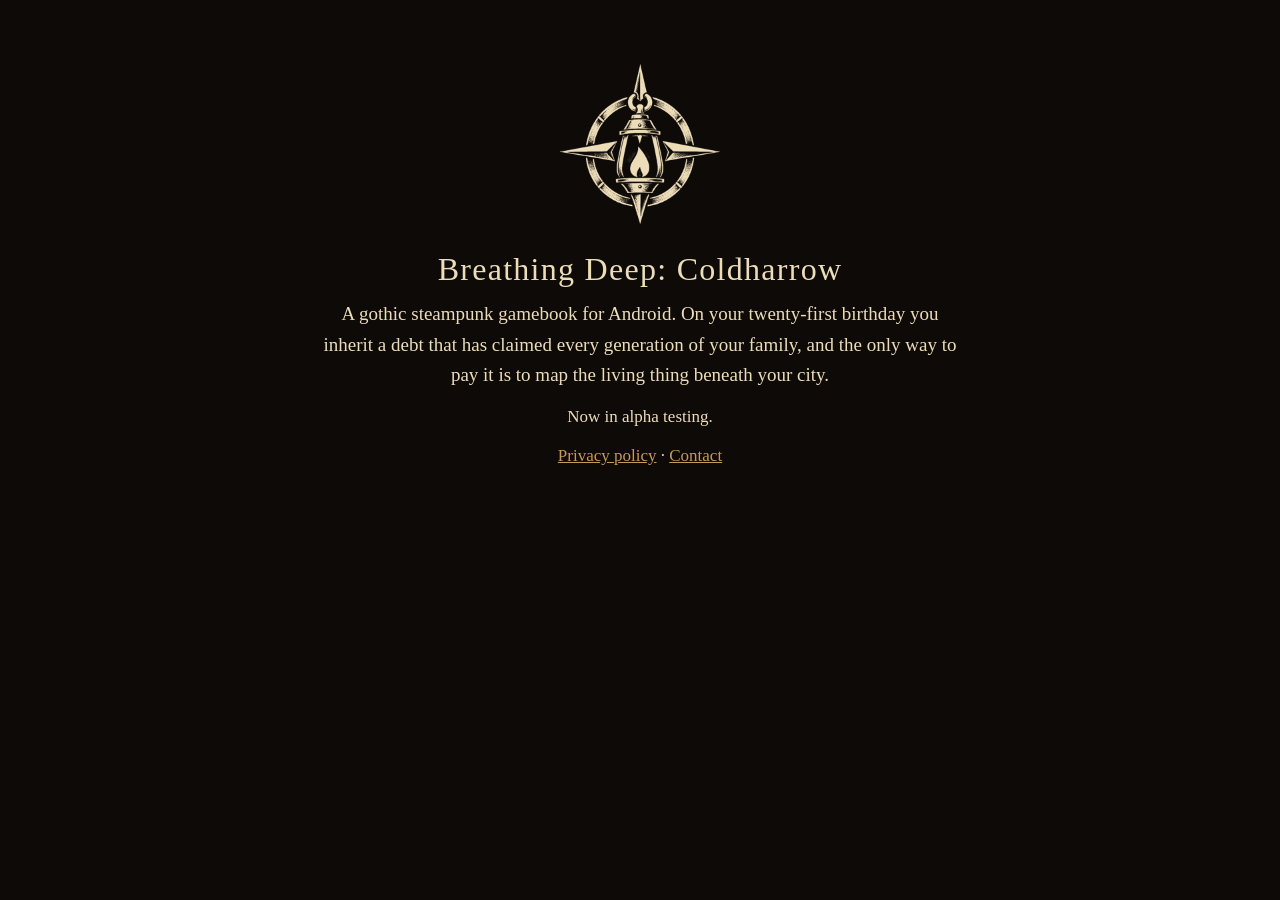
<file: index.html>
<!doctype html>
<html lang="en-GB">
<head>
<meta charset="utf-8">
<meta name="viewport" content="width=device-width, initial-scale=1">
<title>Breathing Deep: Coldharrow</title>
<link rel="stylesheet" href="style.css">
</head>
<body>
<main class="home-page">
  <img src="emblem.png" alt="" width="160" height="160">
  <h1>Breathing Deep: Coldharrow</h1>
  <p class="lead">A gothic steampunk gamebook for Android. On your twenty-first birthday you inherit a debt that has claimed every generation of your family, and the only way to pay it is to map the living thing beneath your city.</p>
  <p>Now in alpha testing.</p>
  <p><a href="privacy.html">Privacy policy</a> · <a href="mailto:breathingdeepgames@gmail.com">Contact</a></p>
</main>
</body>
</html>
</file>
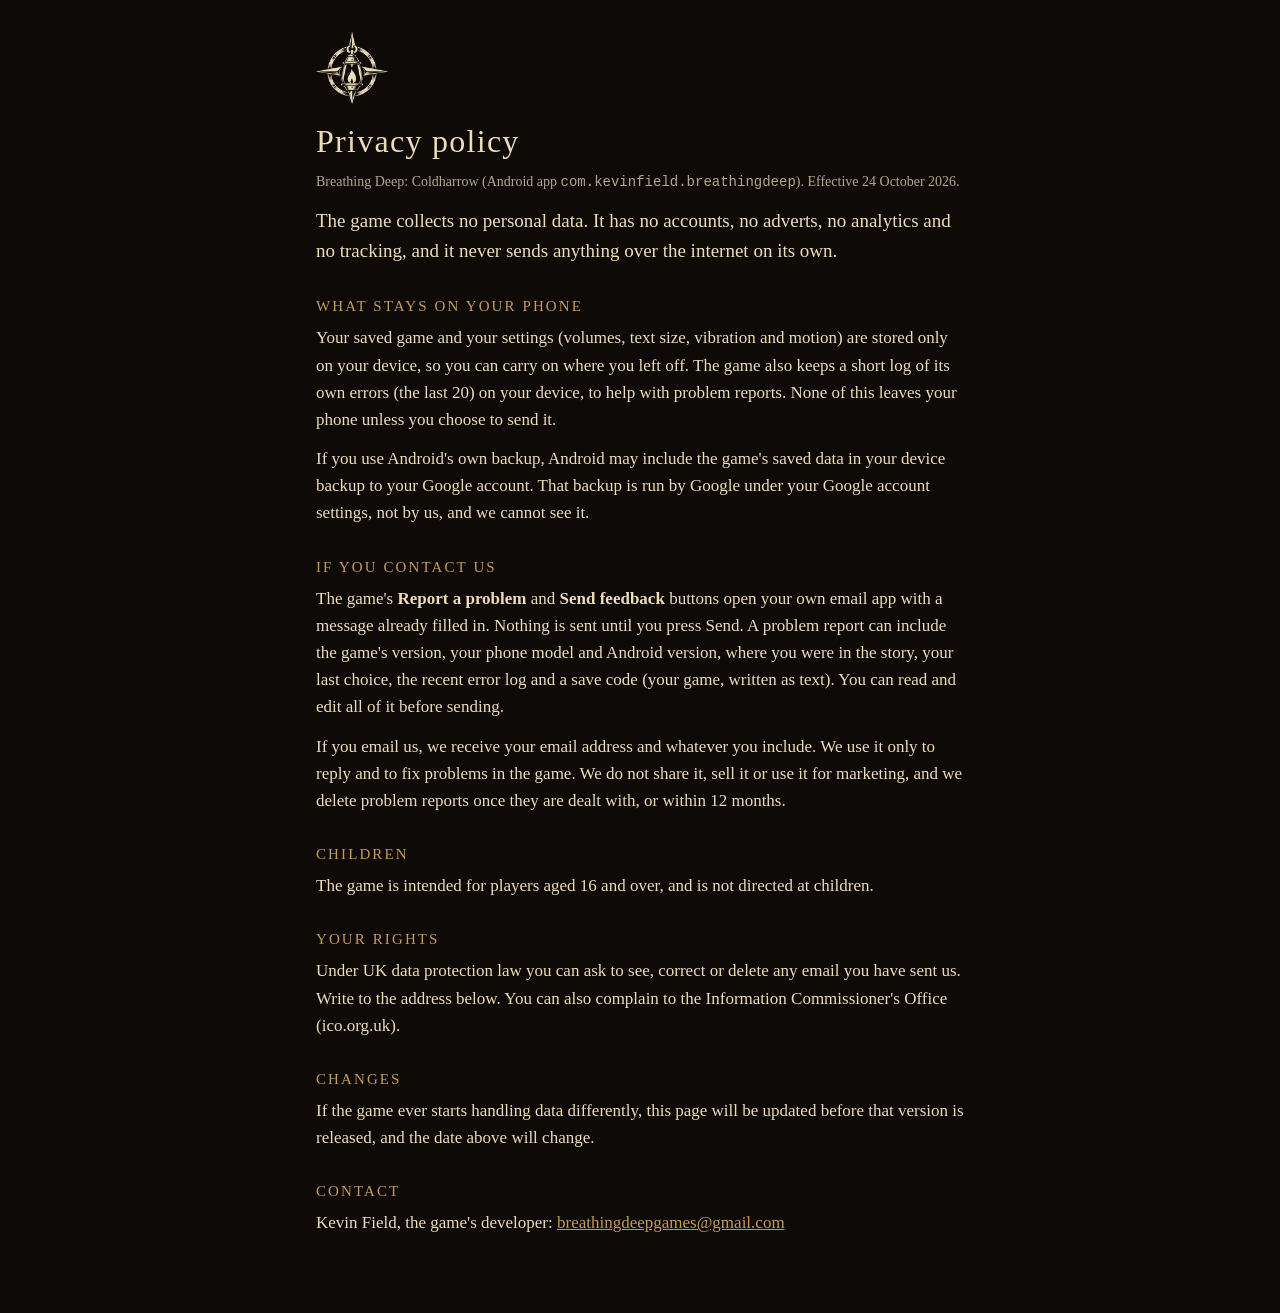
<file: privacy.html>
<!doctype html>
<html lang="en-GB">
<head>
<meta charset="utf-8">
<meta name="viewport" content="width=device-width, initial-scale=1">
<title>Privacy policy · Breathing Deep: Coldharrow</title>
<link rel="stylesheet" href="style.css">
</head>
<body>
<main>
  <a class="home" href="index.html"><img src="emblem.png" alt="" width="72" height="72"></a>
  <h1>Privacy policy</h1>
  <p class="meta">Breathing Deep: Coldharrow (Android app <code>com.kevinfield.breathingdeep</code>). Effective 24 October 2026.</p>

  <p class="lead">The game collects no personal data. It has no accounts, no adverts, no analytics and no tracking, and it never sends anything over the internet on its own.</p>

  <h2>What stays on your phone</h2>
  <p>Your saved game and your settings (volumes, text size, vibration and motion) are stored only on your device, so you can carry on where you left off. The game also keeps a short log of its own errors (the last 20) on your device, to help with problem reports. None of this leaves your phone unless you choose to send it.</p>
  <p>If you use Android's own backup, Android may include the game's saved data in your device backup to your Google account. That backup is run by Google under your Google account settings, not by us, and we cannot see it.</p>

  <h2>If you contact us</h2>
  <p>The game's <b>Report a problem</b> and <b>Send feedback</b> buttons open your own email app with a message already filled in. Nothing is sent until you press Send. A problem report can include the game's version, your phone model and Android version, where you were in the story, your last choice, the recent error log and a save code (your game, written as text). You can read and edit all of it before sending.</p>
  <p>If you email us, we receive your email address and whatever you include. We use it only to reply and to fix problems in the game. We do not share it, sell it or use it for marketing, and we delete problem reports once they are dealt with, or within 12 months.</p>

  <h2>Children</h2>
  <p>The game is intended for players aged 16 and over, and is not directed at children.</p>

  <h2>Your rights</h2>
  <p>Under UK data protection law you can ask to see, correct or delete any email you have sent us. Write to the address below. You can also complain to the Information Commissioner's Office (ico.org.uk).</p>

  <h2>Changes</h2>
  <p>If the game ever starts handling data differently, this page will be updated before that version is released, and the date above will change.</p>

  <h2>Contact</h2>
  <p>Kevin Field, the game's developer: <a href="mailto:breathingdeepgames@gmail.com">breathingdeepgames@gmail.com</a></p>
</main>
</body>
</html>
</file>
<file: style.css>
:root { --bg: #0d0a08; --ink: #ecdcb8; --soft: #b4a68c; --brass: #c49a58; }
* { box-sizing: border-box; }
body { margin: 0; background: var(--bg); color: var(--ink); font: 17px/1.6 Georgia, "Times New Roman", serif; }
main { max-width: 680px; margin: 0 auto; padding: 32px 16px 64px; }
h1 { font-weight: 400; font-size: 32px; letter-spacing: 0.04em; margin: 12px 0 4px; }
h2 { font-weight: 400; font-size: 15px; letter-spacing: 0.14em; text-transform: uppercase; color: var(--brass); margin: 28px 0 6px; }
p { margin: 0 0 12px; }
.lead { font-size: 19px; }
.meta { color: var(--soft); font-size: 14px; }
a { color: var(--brass); }
code { font-size: 14px; color: var(--soft); }
.home img { display: block; }
.home-page { text-align: center; padding-top: 64px; }
.home-page img { margin: 0 auto; }
</file>
